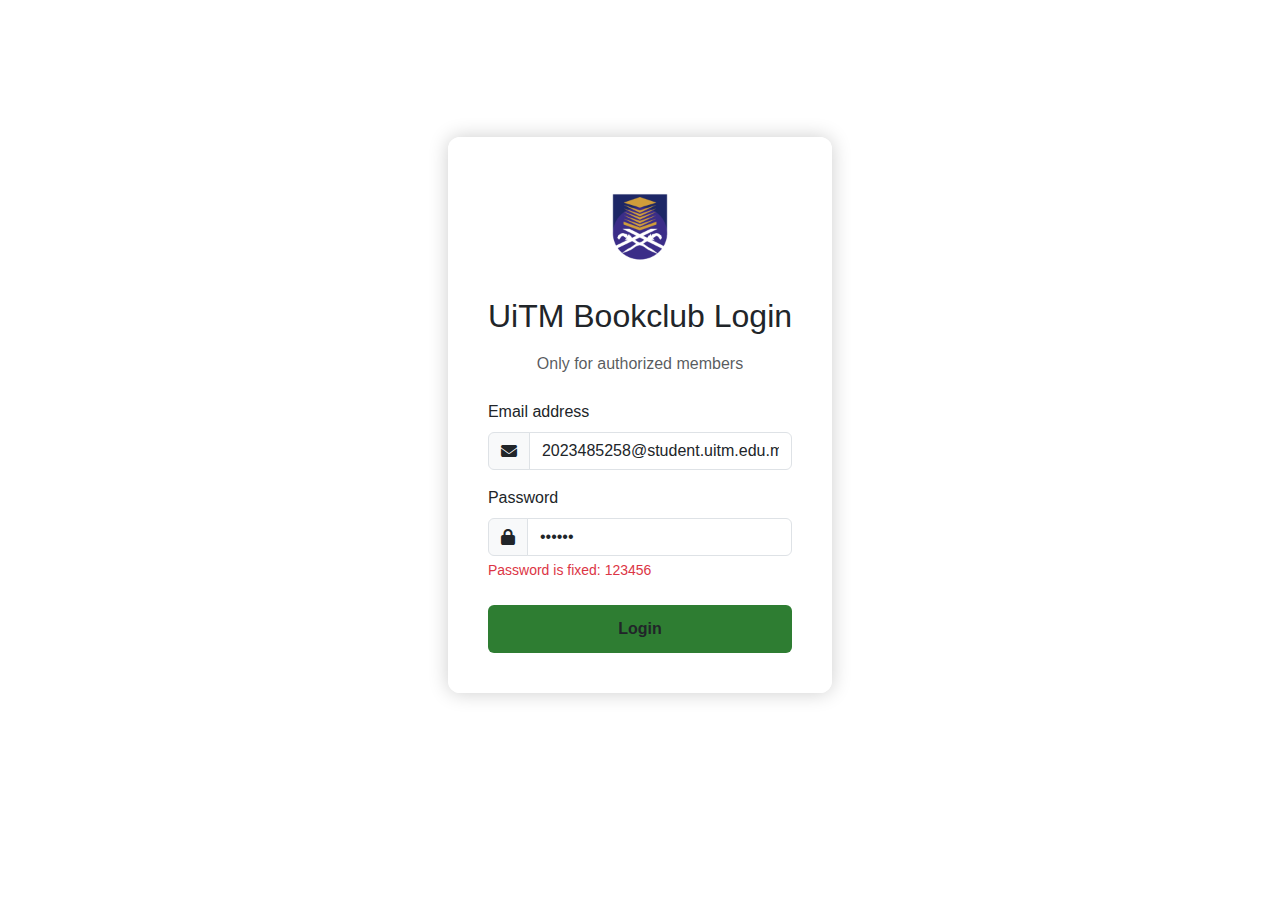
<file: index.html>
<!DOCTYPE html>
<html lang="en">
<head>
  <meta charset="utf-8" />
  <meta name="viewport" content="width=device-width, initial-scale=1" />
  <title>UiTM Membership Bookclub - Login</title>
  <link href="https://cdn.jsdelivr.net/npm/bootstrap@5.3.6/dist/css/bootstrap.min.css" rel="stylesheet" />
  <link rel="stylesheet" href="https://cdnjs.cloudflare.com/ajax/libs/font-awesome/6.4.0/css/all.min.css" />
  <style>
    body {
      font-family: 'Segoe UI', sans-serif;
      background-image: url('https://i.pinimg.com/736x/7d/52/0a/7d520a93e427b7301a67863cecbec725.jpg');
      background-size: cover;
      background-attachment: fixed;
      background-position: center;
      min-height: 100vh;
      display: flex;
      flex-direction: column;
      justify-content: center;
      align-items: center;
      margin: 0;
    }

    .login-container {
      max-width: 450px;
      background-color: rgba(255, 255, 255, 0.95);
      padding: 40px;
      border-radius: 12px;
      box-shadow: 0 0 20px rgba(0,0,0,0.2);
    }

    .uitm-logo {
      width: 100px;
      margin-bottom: 20px;
    }

    .btn-login {
      background-color: #2e7d32;
      border: none;
      padding: 12px;
      font-weight: bold;
    }

    .btn-login:hover {
      background-color: #1b5e20;
    }

    footer {
      text-align: center;
      color: white;
      margin-top: 30px;
    }
  </style>
</head>
<body>

  <div class="login-container text-center">
    <img src="img%20logo/uitm%20logo.png.png" alt="UiTM Logo" class="uitm-logo" />
    <h2 class="mb-3">UiTM Bookclub Login</h2>
    <p class="mb-4 text-muted">Only for authorized members</p>

    
    <form action="https://ansfqh.github.io/bookclub-membership/menu.html" method="get">
      <div class="mb-3 text-start">
        <label for="email" class="form-label">Email address</label>
        <div class="input-group">
          <span class="input-group-text"><i class="fas fa-envelope"></i></span>
          <input type="email" id="email" name="email" class="form-control"
                 value="2023485258@student.uitm.edu.my" readonly required />
        </div>
      </div>

      <div class="mb-4 text-start">
        <label for="password" class="form-label">Password</label>
        <div class="input-group">
          <span class="input-group-text"><i class="fas fa-lock"></i></span>
          <input type="password" id="password" name="password"
                 class="form-control" value="123456" readonly required />
        </div>
        <div class="form-text text-danger">Password is fixed: 123456</div>
      </div>

      <button type="submit" class="btn btn-login w-100">Login</button>
    </form>
  </div>

  <footer>
    <p>&copy; 2025 UiTM Bookclub. All rights reserved.</p>
  </footer>

</body>
</html>
</file>
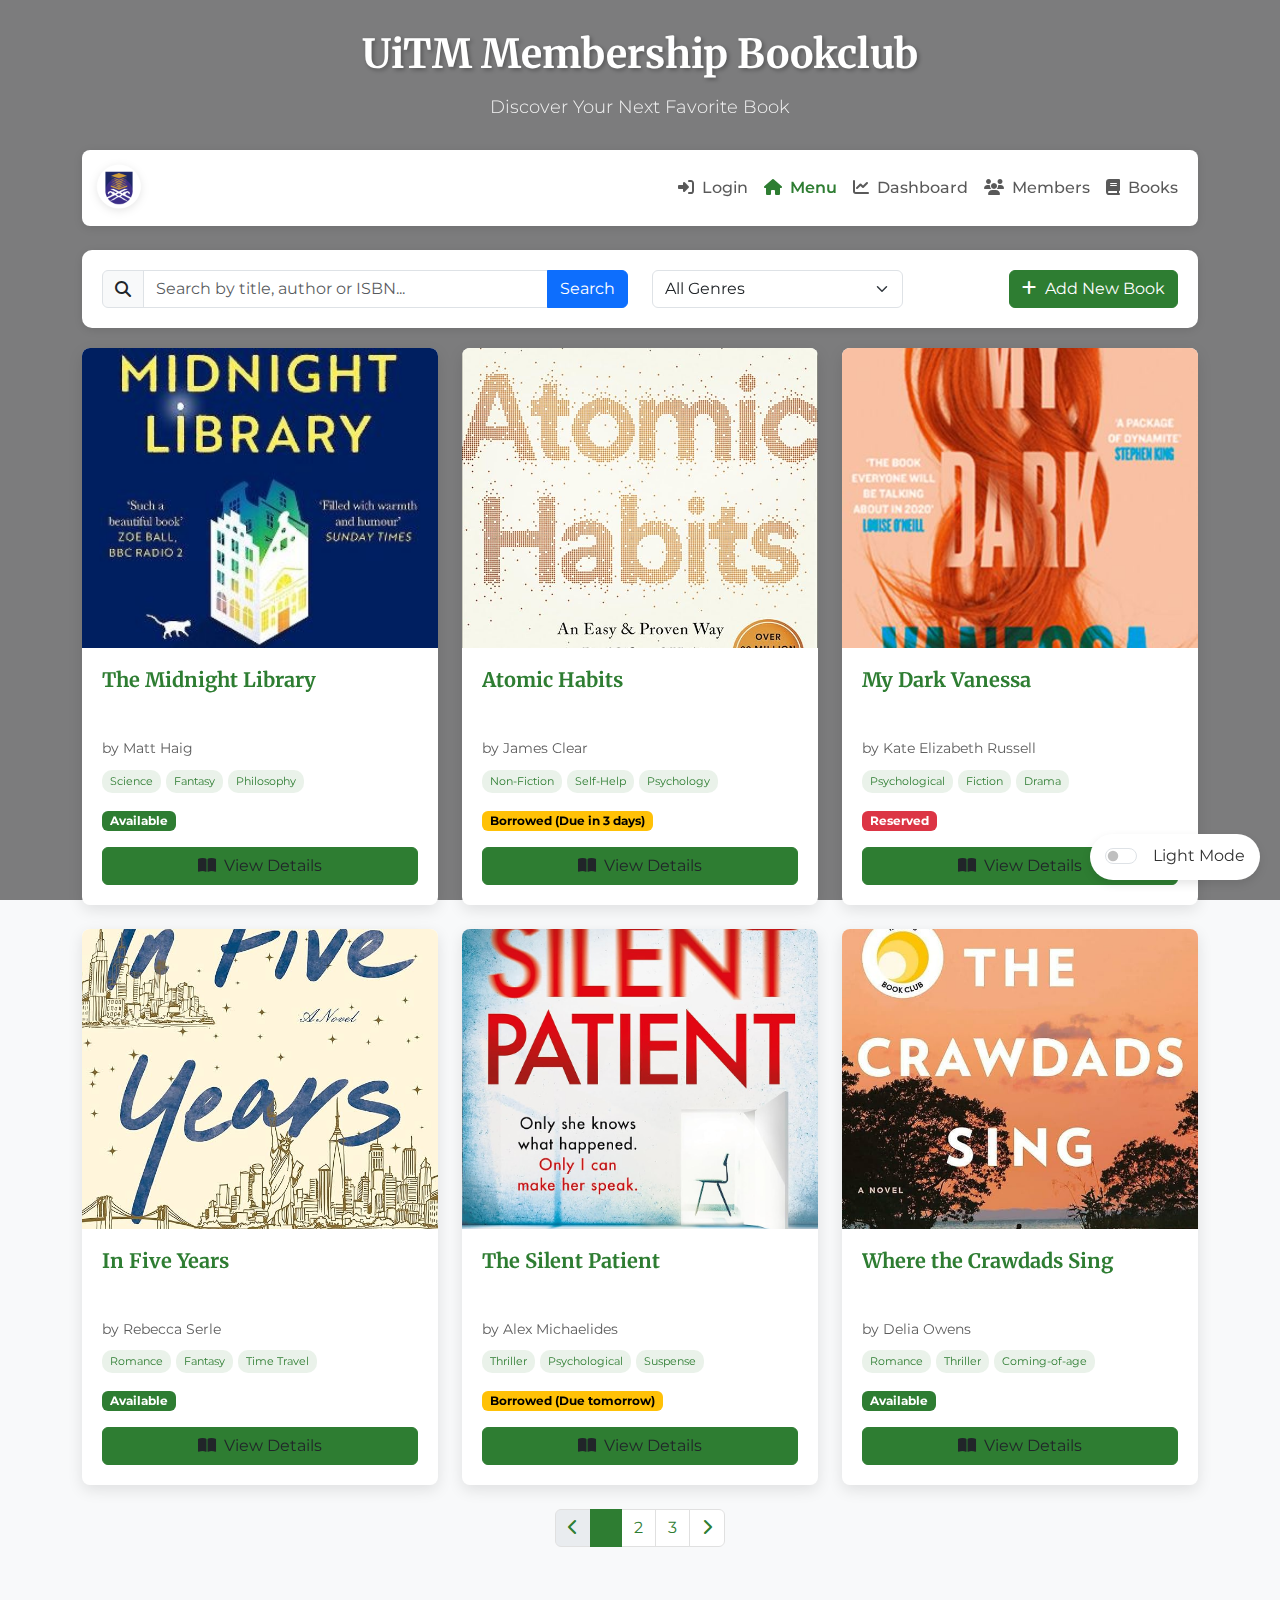
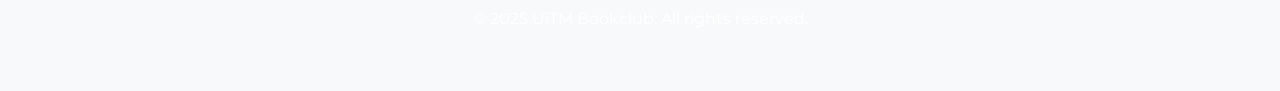
<file: books.html>
<!doctype html>
<html lang="en">
  <head>
    <meta charset="utf-8">
    <meta name="viewport" content="width=device-width, initial-scale=1">
    <title>UiTM Membership Bookclub - Books</title>
    
    <link href="https://cdn.jsdelivr.net/npm/bootstrap@5.3.6/dist/css/bootstrap.min.css" rel="stylesheet">
    
    <link href="https://cdnjs.cloudflare.com/ajax/libs/font-awesome/6.4.0/css/all.min.css" rel="stylesheet">
    
    <link rel="preconnect" href="https://fonts.googleapis.com">
    <link rel="preconnect" href="https://fonts.gstatic.com" crossorigin>
    <link href="https://fonts.googleapis.com/css2?family=Merriweather:wght@300;400;700&family=Montserrat:wght@300;400;600;700&display=swap" rel="stylesheet">
    
    <style>
      :root {
        --primary-color: #2e7d32; 
        --secondary-color: #5e35b1;
        --text-color: #333333;
        --light-bg: #f8f9fa;
        --card-bg: #ffffff;
        --border-color: #e0e0e0;
        --header-bg: #ffffff;
      }
      
      [data-bs-theme="dark"] {
        --primary-color: #81c784;
        --secondary-color: #9575cd;
        --text-color: #e0e0e0;
        --light-bg: #121212;
        --card-bg: #1e1e1e;
        --border-color: #424242;
        --header-bg: #1e1e1e;
      }
      
      body {
        font-family: 'Montserrat', sans-serif;
        background-color: var(--light-bg);
        color: var(--text-color);
        min-height: 100vh;
        display: flex;
        flex-direction: column;
        background-image: url('https://i.pinimg.com/736x/7d/52/0a/7d520a93e427b7301a67863cecbec725.jpg');
        background-size: cover;
        background-position: center;
        background-attachment: fixed;
      }
      
      body::before {
        content: '';
        position: fixed;
        top: 0;
        left: 0;
        width: 100%;
        height: 100%;
        background-color: rgba(0, 0, 0, 0.5);
        z-index: -1;
      }
      
      
      .navbar-brand {
        padding: 5px 0;
      }
      
      .uitm-logo {
        height: 50px;
        width: auto;
        object-fit: contain;
        transition: transform 0.3s ease;
        filter: drop-shadow(0 2px 4px rgba(0,0,0,0.1));
      }
      
      .uitm-logo:hover {
        transform: scale(1.05);
      }
      
  
      .title {
        font-family: 'Merriweather', serif;
        font-weight: 700;
        font-size: 2.5rem;
        color: white;
        margin-bottom: 10px;
        text-shadow: 2px 2px 4px rgba(0,0,0,0.3);
      }
      
      .subtitle {
        font-family: 'Montserrat', sans-serif;
        font-weight: 300;
        color: rgba(255,255,255,0.9);
        margin-bottom: 30px;
        font-size: 1.1rem;
      }
      
      
      .navbar {
        background-color: var(--header-bg) !important;
        box-shadow: 0 2px 10px rgba(0,0,0,0.1);
        border-radius: 8px;
        margin-bottom: 30px;
      }
      
      .nav-link {
        font-weight: 500;
        padding: 8px 15px;
        border-radius: 4px;
        transition: all 0.3s ease;
      }
      
      .nav-link:hover {
        background-color: rgba(46, 125, 50, 0.1);
      }
      
      .nav-link.active {
        color: var(--primary-color) !important;
        font-weight: 600;
      }
      
      
      .search-container {
        background-color: var(--card-bg);
        border-radius: 10px;
        padding: 20px;
        margin-bottom: 20px;
        box-shadow: 0 2px 8px rgba(0,0,0,0.1);
      }
      
      .btn-success {
        background-color: var(--primary-color);
        border-color: var(--primary-color);
        transition: all 0.3s ease;
      }
      
      .btn-success:hover {
        background-color: #1b5e20;
        border-color: #1b5e20;
        transform: translateY(-2px);
      }
      
      
      .book-card {
        transition: transform 0.3s ease, box-shadow 0.3s ease;
        border: none;
        border-radius: 8px;
        overflow: hidden;
        background-color: var(--card-bg);
        box-shadow: 0 5px 15px rgba(0,0,0,0.1);
        height: 100%;
      }
      
      .book-card:hover {
        transform: translateY(-10px);
        box-shadow: 0 15px 30px rgba(0,0,0,0.2) !important;
      }
      
      .book-cover {
        height: 300px;
        object-fit: cover;
        width: 100%;
        transition: transform 0.3s ease;
      }
      
      .book-card:hover .book-cover {
        transform: scale(1.02);
      }
      
      .book-card .card-body {
        padding: 20px;
      }
      
      .book-title {
        font-family: 'Merriweather', serif;
        font-weight: 700;
        color: var(--primary-color);
        margin-bottom: 10px;
        height: 60px;
        overflow: hidden;
        display: -webkit-box;
        -webkit-line-clamp: 2;
        -webkit-box-orient: vertical;
      }
      
      .book-author {
        color: var(--text-color);
        opacity: 0.8;
        font-size: 0.9rem;
        margin-bottom: 10px;
      }
      
      .book-genre {
        display: flex;
        flex-wrap: wrap;
        gap: 5px;
        margin-bottom: 15px;
      }
      
      .genre-badge {
        background-color: rgba(46, 125, 50, 0.1);
        color: var(--primary-color);
        font-size: 0.7rem;
        padding: 3px 8px;
        border-radius: 10px;
      }
      
      .book-status {
        margin-bottom: 15px;
      }
      
      .btn-view {
        background-color: var(--primary-color);
        border-color: var(--primary-color);
        width: 100%;
        transition: all 0.3s ease;
      }
      
      .btn-view:hover {
        background-color: #1b5e20;
        border-color: #1b5e20;
        transform: translateY(-2px);
      }
      
     
      .badge-available {
        background-color: #2e7d32;
        color: white;
      }
      
      .badge-borrowed {
        background-color: #ffc107;
        color: black;
      }
      
      .badge-reserved {
        background-color: #dc3545;
        color: white;
      }
      
      
      .pagination .page-item .page-link {
        color: var(--primary-color);
        border: 1px solid var(--border-color);
      }
      
      .pagination .page-item.active .page-link {
        background-color: var(--primary-color);
        border-color: var(--primary-color);
      }
      
     
      footer {
        text-align: center;
        padding: 20px;
        color: white;
        margin-top: 40px;
      }
      
      
      .dark-mode-toggle {
        position: fixed;
        bottom: 20px;
        right: 20px;
        background: var(--card-bg);
        padding: 10px 15px;
        border-radius: 50px;
        box-shadow: 0 4px 10px rgba(0,0,0,0.1);
        z-index: 1000;
      }
      
      .form-check-input {
        cursor: pointer;
      }
      
      .form-check-label {
        cursor: pointer;
        margin-left: 8px;
      }
      
     
      @media (max-width: 768px) {
        .title {
          font-size: 2rem;
        }
        
        .uitm-logo {
          height: 40px;
        }
        
        .search-container {
          padding: 15px;
        }
        
        .book-card .card-body {
          padding: 15px;
        }
      }
    </style>
  </head>
  <body>
    <div class="container my-4">
      <div class="text-center">
        <div class="title">UiTM Membership Bookclub</div>
        <div class="subtitle">Discover Your Next Favorite Book</div>
      </div>
      
      
      <nav class="navbar navbar-expand-lg navbar-light mb-4">
        <div class="container-fluid">
          <a class="navbar-brand" href="#">
            <img src="img logo/uitm logo.png.png" alt="UiTM Logo" class="uitm-logo">
          </a>
          <button class="navbar-toggler" type="button" data-bs-toggle="collapse" data-bs-target="#navbarNav">
            <span class="navbar-toggler-icon"></span>
          </button>
          <div class="collapse navbar-collapse" id="navbarNav">
           <ul class="navbar-nav ms-auto">
              <li class="nav-item">
                <a class="nav-link" href="https://ansfqh.github.io/bookclub-membership/"><i class="fas fa-sign-in-alt me-1"></i> Login</a>
              </li>
              <li class="nav-item">
                <a class="nav-link active" aria-current="page" href="https://ansfqh.github.io/bookclub-membership/menu.html"><i class="fas fa-home me-1"></i> Menu</a>
              </li>
              <li class="nav-item">
                <a class="nav-link" href="https://ansfqh.github.io/bookclub-membership/dashboard.html"><i class="fas fa-chart-line me-1"></i> Dashboard</a>
              </li>
              <li class="nav-item">
                <a class="nav-link" href="https://ansfqh.github.io/bookclub-membership/members.html"><i class="fas fa-users me-1"></i> Members</a>
              </li>
              <li class="nav-item">
                <a class="nav-link" href="https://ansfqh.github.io/bookclub-membership/books.html"><i class="fas fa-book me-1"></i> Books</a>
              </li>
            </ul>
          </div>
        </div>
      </nav>
      
      <div class="search-container">
        <div class="row">
          <div class="col-md-6">
            <div class="input-group">
              <span class="input-group-text"><i class="fas fa-search"></i></span>
              <input type="text" class="form-control" placeholder="Search by title, author or ISBN...">
              <button class="btn btn-primary" type="button">Search</button>
            </div>
          </div>
          <div class="col-md-3">
            <select class="form-select">
              <option selected>All Genres</option>
              <option>Fiction</option>
              <option>Non-Fiction</option>
              <option>Science</option>
              <option>History</option>
              <option>Biography</option>
              <option>Fantasy</option>
              <option>Romance</option>
            </select>
          </div>
          <div class="col-md-3 text-end">
            <button class="btn btn-success">
              <i class="fas fa-plus me-1"></i> Add New Book
            </button>
          </div>
        </div>
      </div>
      
      <div class="row row-cols-1 row-cols-md-3 g-4">
        <div class="col">
          <div class="book-card">
            <img src="img logo/the midnight library.jpg" class="book-cover" alt="The Midnight Library Book Cover">
            <div class="card-body">
              <h5 class="book-title">The Midnight Library</h5>
              <p class="book-author">by Matt Haig</p>
              <div class="book-genre">
                <span class="genre-badge">Science</span>
                <span class="genre-badge">Fantasy</span>
                <span class="genre-badge">Philosophy</span>
              </div>
              <div class="book-status">
                <span class="badge badge-available">Available</span>
              </div>
              <button class="btn btn-view">
                <i class="fas fa-book-open me-1"></i> View Details
              </button>
            </div>
          </div>
        </div>
        <div class="col">
          <div class="book-card">
            <img src="img logo/atomic habits.jpg" class="book-cover" alt="Atomic Habits Book Cover">
            <div class="card-body">
              <h5 class="book-title">Atomic Habits</h5>
              <p class="book-author">by James Clear</p>
              <div class="book-genre">
                <span class="genre-badge">Non-Fiction</span>
                <span class="genre-badge">Self-Help</span>
                <span class="genre-badge">Psychology</span>
              </div>
              <div class="book-status">
                <span class="badge badge-borrowed">Borrowed (Due in 3 days)</span>
              </div>
              <button class="btn btn-view">
                <i class="fas fa-book-open me-1"></i> View Details
              </button>
            </div>
          </div>
        </div>
        <div class="col">
          <div class="book-card">
            <img src="img logo/my dark vanessa.jpg" class="book-cover" alt="My Dark Vanessa Book Cover">
            <div class="card-body">
              <h5 class="book-title">My Dark Vanessa</h5>
              <p class="book-author">by Kate Elizabeth Russell</p>
              <div class="book-genre">
                <span class="genre-badge">Psychological</span>
                <span class="genre-badge">Fiction</span>
                <span class="genre-badge">Drama</span>
              </div>
              <div class="book-status">
                <span class="badge badge-reserved">Reserved</span>
              </div>
              <button class="btn btn-view">
                <i class="fas fa-book-open me-1"></i> View Details
              </button>
            </div>
          </div>
        </div>
        <div class="col">
          <div class="book-card">
            <img src="img logo/in five years.jpg" class="book-cover" alt="In Five Years Book Cover">
            <div class="card-body">
              <h5 class="book-title">In Five Years</h5>
              <p class="book-author">by Rebecca Serle</p>
              <div class="book-genre">
                <span class="genre-badge">Romance</span>
                <span class="genre-badge">Fantasy</span>
                <span class="genre-badge">Time Travel</span>
              </div>
              <div class="book-status">
                <span class="badge badge-available">Available</span>
              </div>
              <button class="btn btn-view">
                <i class="fas fa-book-open me-1"></i> View Details
              </button>
            </div>
          </div>
        </div>
        <div class="col">
          <div class="book-card">
            <img src="img logo/the silent patient.jpg" class="book-cover" alt="The Silent Patient Book Cover">
            <div class="card-body">
              <h5 class="book-title">The Silent Patient</h5>
              <p class="book-author">by Alex Michaelides</p>
              <div class="book-genre">
                <span class="genre-badge">Thriller</span>
                <span class="genre-badge">Psychological</span>
                <span class="genre-badge">Suspense</span>
              </div>
              <div class="book-status">
                <span class="badge badge-borrowed">Borrowed (Due tomorrow)</span>
              </div>
              <button class="btn btn-view">
                <i class="fas fa-book-open me-1"></i> View Details
              </button>
            </div>
          </div>
        </div>
        <div class="col">
          <div class="book-card">
            <img src="img logo/where the crawdads sing.jpg" class="book-cover" alt="Where the Crawdads Sing Book Cover">
            <div class="card-body">
              <h5 class="book-title">Where the Crawdads Sing</h5>
              <p class="book-author">by Delia Owens</p>
              <div class="book-genre">
                <span class="genre-badge">Romance</span>
                <span class="genre-badge">Thriller</span>
                <span class="genre-badge">Coming-of-age</span>
              </div>
              <div class="book-status">
                <span class="badge badge-available">Available</span>
              </div>
              <button class="btn btn-view">
                <i class="fas fa-book-open me-1"></i> View Details
              </button>
            </div>
          </div>
        </div>
      </div>
      
      <nav aria-label="Page navigation" class="mt-4">
        <ul class="pagination justify-content-center">
          <li class="page-item disabled">
            <a class="page-link" href="#" tabindex="-1">
              <i class="fas fa-chevron-left"></i>
            </a>
          </li>
          <li class="page-item active"><a class="page-link" href="#">1</a></li>
          <li class="page-item"><a class="page-link" href="#">2</a></li>
          <li class="page-item"><a class="page-link" href="#">3</a></li>
          <li class="page-item">
            <a class="page-link" href="#">
              <i class="fas fa-chevron-right"></i>
            </a>
          </li>
        </ul>
      </nav>
      
      
      <footer>
        <p>&copy; 2025 UiTM Bookclub. All rights reserved.</p>
      </footer>
      
     
      <div class="dark-mode-toggle">
        <div class="form-check form-switch">
          <input class="form-check-input" type="checkbox" id="darkModeToggle">
          <label class="form-check-label" for="darkModeToggle" id="themeLabel">Dark Mode</label>
        </div>
      </div>
    </div>

    
    <script src="https://cdn.jsdelivr.net/npm/bootstrap@5.3.6/dist/js/bootstrap.bundle.min.js"></script>
    
   
    <script>
      function setTheme(theme) {
        document.documentElement.setAttribute("data-bs-theme", theme);
        localStorage.setItem("theme", theme);
        document.getElementById("themeLabel").innerText = 
          theme === "dark" ? "Dark Mode" : "Light Mode";
      }
      
      document.getElementById("darkModeToggle").addEventListener("change", function(event) {
        if(event.target.checked) {
          setTheme("dark");
        } else {
          setTheme("");
        }
      });
      
      window.onload = function() {
        
        let savedTheme = localStorage.getItem("theme") || (window.matchMedia('(prefers-color-scheme: dark)').matches ? "dark" : "");
        setTheme(savedTheme);
        if(savedTheme == "dark") {
          document.getElementById("darkModeToggle").checked = true;
        }
      };
      
     
      window.matchMedia('(prefers-color-scheme: dark)').addEventListener('change', e => {
        if (!localStorage.getItem("theme")) {
          setTheme(e.matches ? "dark" : "");
          document.getElementById("darkModeToggle").checked = e.matches;
        }
      });
    </script>
  </body>
</html>
</file>
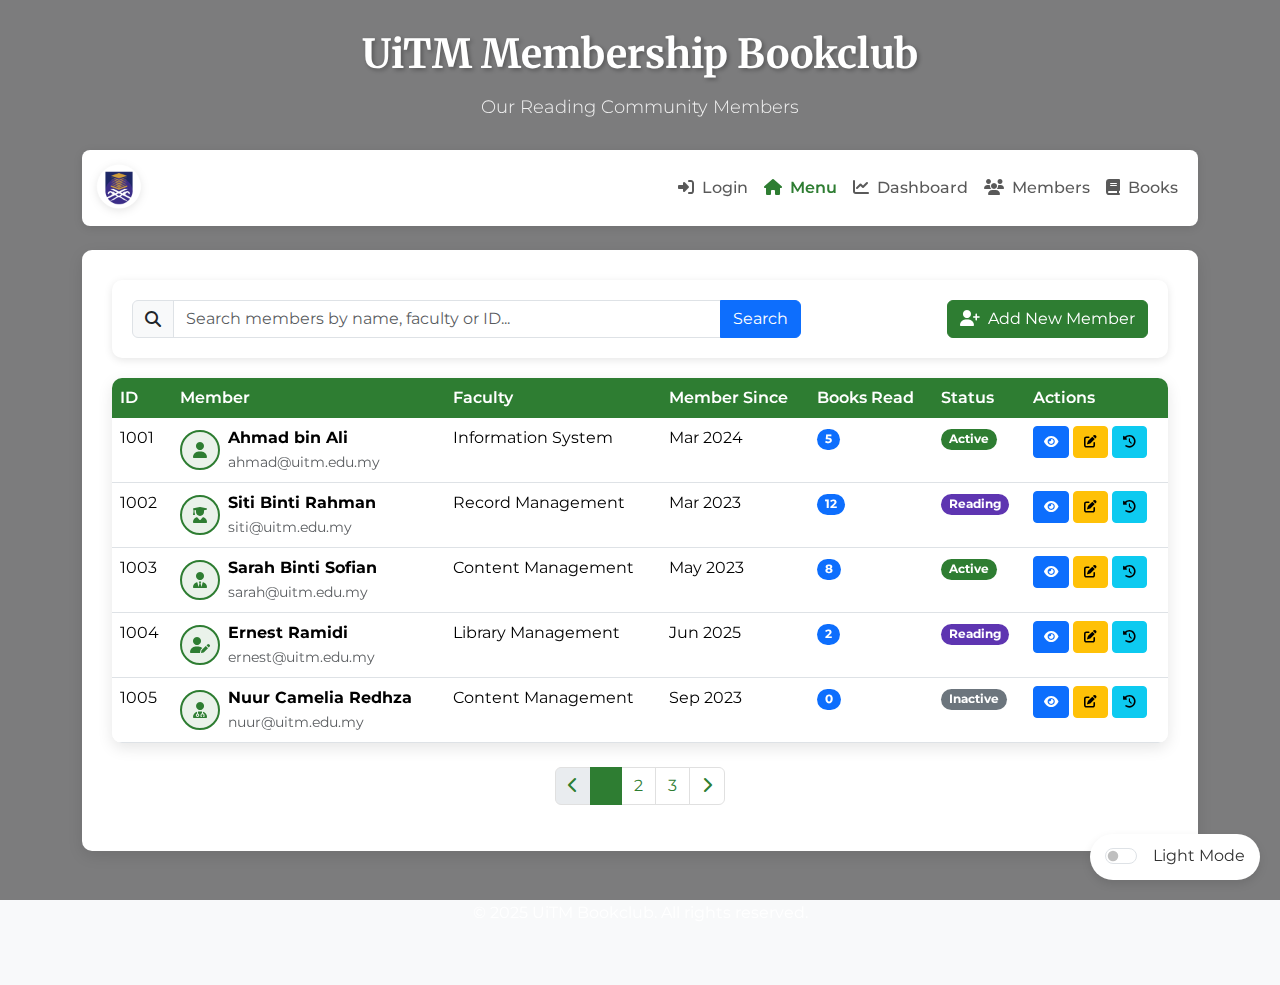
<file: members.html>
<!doctype html>
<html lang="en">
  <head>
    <meta charset="utf-8">
    <meta name="viewport" content="width=device-width, initial-scale=1">
    <title>UiTM Membership Bookclub - Members</title>
    
    <link href="https://cdn.jsdelivr.net/npm/bootstrap@5.3.6/dist/css/bootstrap.min.css" rel="stylesheet">
    
    <link href="https://cdnjs.cloudflare.com/ajax/libs/font-awesome/6.4.0/css/all.min.css" rel="stylesheet">
    
    <link rel="preconnect" href="https://fonts.googleapis.com">
    <link rel="preconnect" href="https://fonts.gstatic.com" crossorigin>
    <link href="https://fonts.googleapis.com/css2?family=Merriweather:wght@300;400;700&family=Montserrat:wght@300;400;600;700&display=swap" rel="stylesheet">
   
    <style>
      :root {
        --primary-color: #2e7d32;
        --secondary-color: #5e35b1;
        --text-color: #333333;
        --light-bg: #f8f9fa;
        --card-bg: #ffffff;
        --border-color: #e0e0e0;
        --header-bg: #ffffff;
      }
      
      [data-bs-theme="dark"] {
        --primary-color: #81c784;
        --secondary-color: #9575cd;
        --text-color: #e0e0e0;
        --light-bg: #121212;
        --card-bg: #1e1e1e;
        --border-color: #424242;
        --header-bg: #1e1e1e;
      }
      
      body {
        font-family: 'Montserrat', sans-serif;
        background-color: var(--light-bg);
        color: var(--text-color);
        min-height: 100vh;
        display: flex;
        flex-direction: column;
        background-image: url('https://i.pinimg.com/736x/7d/52/0a/7d520a93e427b7301a67863cecbec725.jpg');
        background-size: cover;
        background-position: center;
        background-attachment: fixed;
      }
      
      body::before {
        content: '';
        position: fixed;
        top: 0;
        left: 0;
        width: 100%;
        height: 100%;
        background-color: rgba(0, 0, 0, 0.5);
        z-index: -1;
      }
      
      
      .navbar-brand {
        padding: 5px 0;
      }
      
      .uitm-logo {
        height: 50px;
        width: auto;
        object-fit: contain;
        transition: transform 0.3s ease;
        filter: drop-shadow(0 2px 4px rgba(0,0,0,0.1));
      }
      
      .uitm-logo:hover {
        transform: scale(1.05);
      }
      
     
      .title {
        font-family: 'Merriweather', serif;
        font-weight: 700;
        font-size: 2.5rem;
        color: white;
        margin-bottom: 10px;
        text-shadow: 2px 2px 4px rgba(0,0,0,0.3);
      }
      
      .subtitle {
        font-family: 'Montserrat', sans-serif;
        font-weight: 300;
        color: rgba(255,255,255,0.9);
        margin-bottom: 30px;
        font-size: 1.1rem;
      }
      
    
      .navbar {
        background-color: var(--header-bg) !important;
        box-shadow: 0 2px 10px rgba(0,0,0,0.1);
        border-radius: 8px;
        margin-bottom: 30px;
      }
      
      .nav-link {
        font-weight: 500;
        padding: 8px 15px;
        border-radius: 4px;
        transition: all 0.3s ease;
      }
      
      .nav-link:hover {
        background-color: rgba(46, 125, 50, 0.1);
      }
      
      .nav-link.active {
        color: var(--primary-color) !important;
        font-weight: 600;
      }
      
      
      .content-container {
        background-color: var(--card-bg);
        border-radius: 10px;
        padding: 30px;
        box-shadow: 0 5px 15px rgba(0,0,0,0.1);
        margin-bottom: 30px;
      }
      
      
      .search-container {
        background-color: var(--card-bg);
        border-radius: 10px;
        padding: 20px;
        margin-bottom: 20px;
        box-shadow: 0 2px 8px rgba(0,0,0,0.1);
      }
      
      .btn-success {
        background-color: var(--primary-color);
        border-color: var(--primary-color);
        transition: all 0.3s ease;
      }
      
      .btn-success:hover {
        background-color: #1b5e20;
        border-color: #1b5e20;
        transform: translateY(-2px);
      }
      
      
      .table-container {
        background-color: var(--card-bg);
        border-radius: 10px;
        overflow: hidden;
        box-shadow: 0 5px 15px rgba(0,0,0,0.1);
      }
      
      .table {
        color: var(--text-color);
        margin-bottom: 0;
      }
      
      .table-hover tbody tr:hover {
        background-color: rgba(46, 125, 50, 0.1) !important;
      }
      
      .table thead th {
        background-color: var(--primary-color);
        color: white;
        font-weight: 600;
        border-bottom: none;
      }
      
      
      .member-photo {
        width: 40px;
        height: 40px;
        border-radius: 50%;
        display: flex;
        align-items: center;
        justify-content: center;
        background-color: rgba(46, 125, 50, 0.1);
        color: var(--primary-color);
        font-size: 1rem;
        border: 2px solid var(--primary-color);
      }
      
      
      .badge-reading {
        background-color: #5e35b1;
        color: white;
      }
      
      .badge-active {
        background-color: #2e7d32;
        color: white;
      }
      
      .badge-inactive {
        background-color: #6c757d;
        color: white;
      }
      
      
      .btn-action {
        padding: 5px 10px;
        font-size: 0.8rem;
        border-radius: 4px;
        transition: all 0.2s ease;
      }
      
      .btn-action:hover {
        transform: translateY(-2px);
        box-shadow: 0 2px 5px rgba(0,0,0,0.1);
      }
      
      
      .pagination .page-item .page-link {
        color: var(--primary-color);
        border: 1px solid var(--border-color);
      }
      
      .pagination .page-item.active .page-link {
        background-color: var(--primary-color);
        border-color: var(--primary-color);
      }
      
     
      footer {
        text-align: center;
        padding: 20px;
        color: white;
        margin-top: auto;
      }
      
      
      .dark-mode-toggle {
        position: fixed;
        bottom: 20px;
        right: 20px;
        background: var(--card-bg);
        padding: 10px 15px;
        border-radius: 50px;
        box-shadow: 0 4px 10px rgba(0,0,0,0.1);
        z-index: 1000;
      }
      
      .form-check-input {
        cursor: pointer;
      }
      
      .form-check-label {
        cursor: pointer;
        margin-left: 8px;
      }
      
      
      @media (max-width: 768px) {
        .title {
          font-size: 2rem;
        }
        
        .uitm-logo {
          height: 40px;
        }
        
        .content-container {
          padding: 20px;
        }
        
        .table-responsive {
          overflow-x: auto;
        }
      }
    </style>
  </head>
  <body>
    <div class="container my-4">
      <div class="text-center">
        <div class="title">UiTM Membership Bookclub</div>
        <div class="subtitle">Our Reading Community Members</div>
      </div>
      
      
      <nav class="navbar navbar-expand-lg navbar-light mb-4">
        <div class="container-fluid">
          <a class="navbar-brand" href="#">
            <img src="img logo/uitm logo.png.png" alt="UiTM Logo" class="uitm-logo">
          </a>
          <button class="navbar-toggler" type="button" data-bs-toggle="collapse" data-bs-target="#navbarNav">
            <span class="navbar-toggler-icon"></span>
          </button>
          <div class="collapse navbar-collapse" id="navbarNav">
            <ul class="navbar-nav ms-auto">
            <li class="nav-item">
                <a class="nav-link" href="https://ansfqh.github.io/Membership-BookClub/img%20logo/membershipbook_2023485258_individual%20assignment%20ims566/index.html"><i class="fas fa-sign-in-alt me-1"></i> Login</a>
              </li>
              <li class="nav-item">
                <a class="nav-link active" aria-current="page" href="https://ansfqh.github.io/Membership-BookClub/img%20logo/membershipbook_2023485258_individual%20assignment%20ims566/menu.html"><i class="fas fa-home me-1"></i> Menu</a>
              </li>
              <li class="nav-item">
                <a class="nav-link" href="https://ansfqh.github.io/Membership-BookClub/img%20logo/membershipbook_2023485258_individual%20assignment%20ims566/dashboard.html"><i class="fas fa-chart-line me-1"></i> Dashboard</a>
              </li>
              <li class="nav-item">
                <a class="nav-link" href="https://ansfqh.github.io/Membership-BookClub/img%20logo/membershipbook_2023485258_individual%20assignment%20ims566/members.html"><i class="fas fa-users me-1"></i> Members</a>
              </li>
              <li class="nav-item">
                <a class="nav-link" href="https://ansfqh.github.io/Membership-BookClub/img%20logo/membershipbook_2023485258_individual%20assignment%20ims566/books.html"><i class="fas fa-book me-1"></i> Books</a>
              </li>
            </ul>
          </div>
        </div>
      </nav>
      
      
     
      <div class="content-container">
        <div class="search-container">
          <div class="row">
            <div class="col-md-8">
              <div class="input-group">
                <span class="input-group-text"><i class="fas fa-search"></i></span>
                <input type="text" class="form-control" placeholder="Search members by name, faculty or ID...">
                <button class="btn btn-primary" type="button">Search</button>
              </div>
            </div>
            <div class="col-md-4 text-end">
              <button class="btn btn-success">
                <i class="fas fa-user-plus me-1"></i> Add New Member
              </button>
            </div>
          </div>
        </div>
        
        <div class="table-container">
          <div class="table-responsive">
            <table class="table table-hover">
              <thead>
                <tr>
                  <th>ID</th>
                  <th>Member</th>
                  <th>Faculty</th>
                  <th>Member Since</th>
                  <th>Books Read</th>
                  <th>Status</th>
                  <th>Actions</th>
                </tr>
              </thead>
              <tbody>
                <tr>
                  <td>1001</td>
                  <td>
                    <div class="d-flex align-items-center">
                      <div class="member-photo me-2">
                        <i class="fas fa-user"></i>
                      </div>
                      <div>
                        <div class="fw-bold">Ahmad bin Ali</div>
                        <small class="text-muted">ahmad@uitm.edu.my</small>
                      </div>
                    </div>
                  </td>
                  <td>Information System</td>
                  <td>Mar 2024</td>
                  <td>
                    <span class="badge bg-primary rounded-pill">5</span>
                  </td>
                  <td>
                    <span class="badge badge-active rounded-pill">Active</span>
                  </td>
                  <td>
                    <button class="btn btn-sm btn-action btn-primary" title="View Profile">
                      <i class="fas fa-eye"></i>
                    </button>
                    <button class="btn btn-sm btn-action btn-warning" title="Edit">
                      <i class="fas fa-edit"></i>
                    </button>
                    <button class="btn btn-sm btn-action btn-info" title="Reading History">
                      <i class="fas fa-history"></i>
                    </button>
                  </td>
                </tr>
                <tr>
                  <td>1002</td>
                  <td>
                    <div class="d-flex align-items-center">
                      <div class="member-photo me-2">
                        <i class="fas fa-user-graduate"></i>
                      </div>
                      <div>
                        <div class="fw-bold">Siti Binti Rahman</div>
                        <small class="text-muted">siti@uitm.edu.my</small>
                      </div>
                    </div>
                  </td>
                  <td>Record Management</td>
                  <td>Mar 2023</td>
                  <td>
                    <span class="badge bg-primary rounded-pill">12</span>
                  </td>
                  <td>
                    <span class="badge badge-reading rounded-pill">Reading</span>
                  </td>
                  <td>
                    <button class="btn btn-sm btn-action btn-primary" title="View Profile">
                      <i class="fas fa-eye"></i>
                    </button>
                    <button class="btn btn-sm btn-action btn-warning" title="Edit">
                      <i class="fas fa-edit"></i>
                    </button>
                    <button class="btn btn-sm btn-action btn-info" title="Reading History">
                      <i class="fas fa-history"></i>
                    </button>
                  </td>
                </tr>
                <tr>
                  <td>1003</td>
                  <td>
                    <div class="d-flex align-items-center">
                      <div class="member-photo me-2">
                        <i class="fas fa-user-tie"></i>
                      </div>
                      <div>
                        <div class="fw-bold">Sarah Binti Sofian</div>
                        <small class="text-muted">sarah@uitm.edu.my</small>
                      </div>
                    </div>
                  </td>
                  <td>Content Management</td>
                  <td>May 2023</td>
                  <td>
                    <span class="badge bg-primary rounded-pill">8</span>
                  </td>
                  <td>
                    <span class="badge badge-active rounded-pill">Active</span>
                  </td>
                  <td>
                    <button class="btn btn-sm btn-action btn-primary" title="View Profile">
                      <i class="fas fa-eye"></i>
                    </button>
                    <button class="btn btn-sm btn-action btn-warning" title="Edit">
                      <i class="fas fa-edit"></i>
                    </button>
                    <button class="btn btn-sm btn-action btn-info" title="Reading History">
                      <i class="fas fa-history"></i>
                    </button>
                  </td>
                </tr>
                <tr>
                  <td>1004</td>
                  <td>
                    <div class="d-flex align-items-center">
                      <div class="member-photo me-2">
                        <i class="fas fa-user-edit"></i>
                      </div>
                      <div>
                        <div class="fw-bold">Ernest Ramidi</div>
                        <small class="text-muted">ernest@uitm.edu.my</small>
                      </div>
                    </div>
                  </td>
                  <td>Library Management</td>
                  <td>Jun 2025</td>
                  <td>
                    <span class="badge bg-primary rounded-pill">2</span>
                  </td>
                  <td>
                    <span class="badge badge-reading rounded-pill">Reading</span>
                  </td>
                  <td>
                    <button class="btn btn-sm btn-action btn-primary" title="View Profile">
                      <i class="fas fa-eye"></i>
                    </button>
                    <button class="btn btn-sm btn-action btn-warning" title="Edit">
                      <i class="fas fa-edit"></i>
                    </button>
                    <button class="btn btn-sm btn-action btn-info" title="Reading History">
                      <i class="fas fa-history"></i>
                    </button>
                  </td>
                </tr>
                <tr>
                  <td>1005</td>
                  <td>
                    <div class="d-flex align-items-center">
                      <div class="member-photo me-2">
                        <i class="fas fa-user-md"></i>
                      </div>
                      <div>
                        <div class="fw-bold">Nuur Camelia Redhza</div>
                        <small class="text-muted">nuur@uitm.edu.my</small>
                      </div>
                    </div>
                  </td>
                  <td>Content Management</td>
                  <td>Sep 2023</td>
                  <td>
                    <span class="badge bg-primary rounded-pill">0</span>
                  </td>
                  <td>
                    <span class="badge badge-inactive rounded-pill">Inactive</span>
                  </td>
                  <td>
                    <button class="btn btn-sm btn-action btn-primary" title="View Profile">
                      <i class="fas fa-eye"></i>
                    </button>
                    <button class="btn btn-sm btn-action btn-warning" title="Edit">
                      <i class="fas fa-edit"></i>
                    </button>
                    <button class="btn btn-sm btn-action btn-info" title="Reading History">
                      <i class="fas fa-history"></i>
                    </button>
                  </td>
                </tr>
              </tbody>
            </table>
          </div>
        </div>
        
        <nav aria-label="Page navigation" class="mt-4">
          <ul class="pagination justify-content-center">
            <li class="page-item disabled">
              <a class="page-link" href="#" tabindex="-1">
                <i class="fas fa-chevron-left"></i>
              </a>
            </li>
            <li class="page-item active"><a class="page-link" href="#">1</a></li>
            <li class="page-item"><a class="page-link" href="#">2</a></li>
            <li class="page-item"><a class="page-link" href="#">3</a></li>
            <li class="page-item">
              <a class="page-link" href="#">
                <i class="fas fa-chevron-right"></i>
              </a>
            </li>
          </ul>
        </nav>
      </div>
      
      
      <footer>
        <p>&copy; 2025 UiTM Bookclub. All rights reserved.</p>
      </footer>
      
    
      <div class="dark-mode-toggle">
        <div class="form-check form-switch">
          <input class="form-check-input" type="checkbox" id="darkModeToggle">
          <label class="form-check-label" for="darkModeToggle" id="themeLabel">Dark Mode</label>
        </div>
      </div>
    </div>

    
    <script src="https://cdn.jsdelivr.net/npm/bootstrap@5.3.6/dist/js/bootstrap.bundle.min.js"></script>
    
    
    <script>
      function setTheme(theme) {
        document.documentElement.setAttribute("data-bs-theme", theme);
        localStorage.setItem("theme", theme);
        document.getElementById("themeLabel").innerText = 
          theme === "dark" ? "Dark Mode" : "Light Mode";
      }
      
      document.getElementById("darkModeToggle").addEventListener("change", function(event) {
        if(event.target.checked) {
          setTheme("dark");
        } else {
          setTheme("");
        }
      });
      
      window.onload = function() {
        
        let savedTheme = localStorage.getItem("theme") || (window.matchMedia('(prefers-color-scheme: dark)').matches ? "dark" : "");
        setTheme(savedTheme);
        if(savedTheme == "dark") {
          document.getElementById("darkModeToggle").checked = true;
        }
      };
      
     
      window.matchMedia('(prefers-color-scheme: dark)').addEventListener('change', e => {
        if (!localStorage.getItem("theme")) {
          setTheme(e.matches ? "dark" : "");
          document.getElementById("darkModeToggle").checked = e.matches;
        }
      });
    </script>
  </body>
</html>
</file>
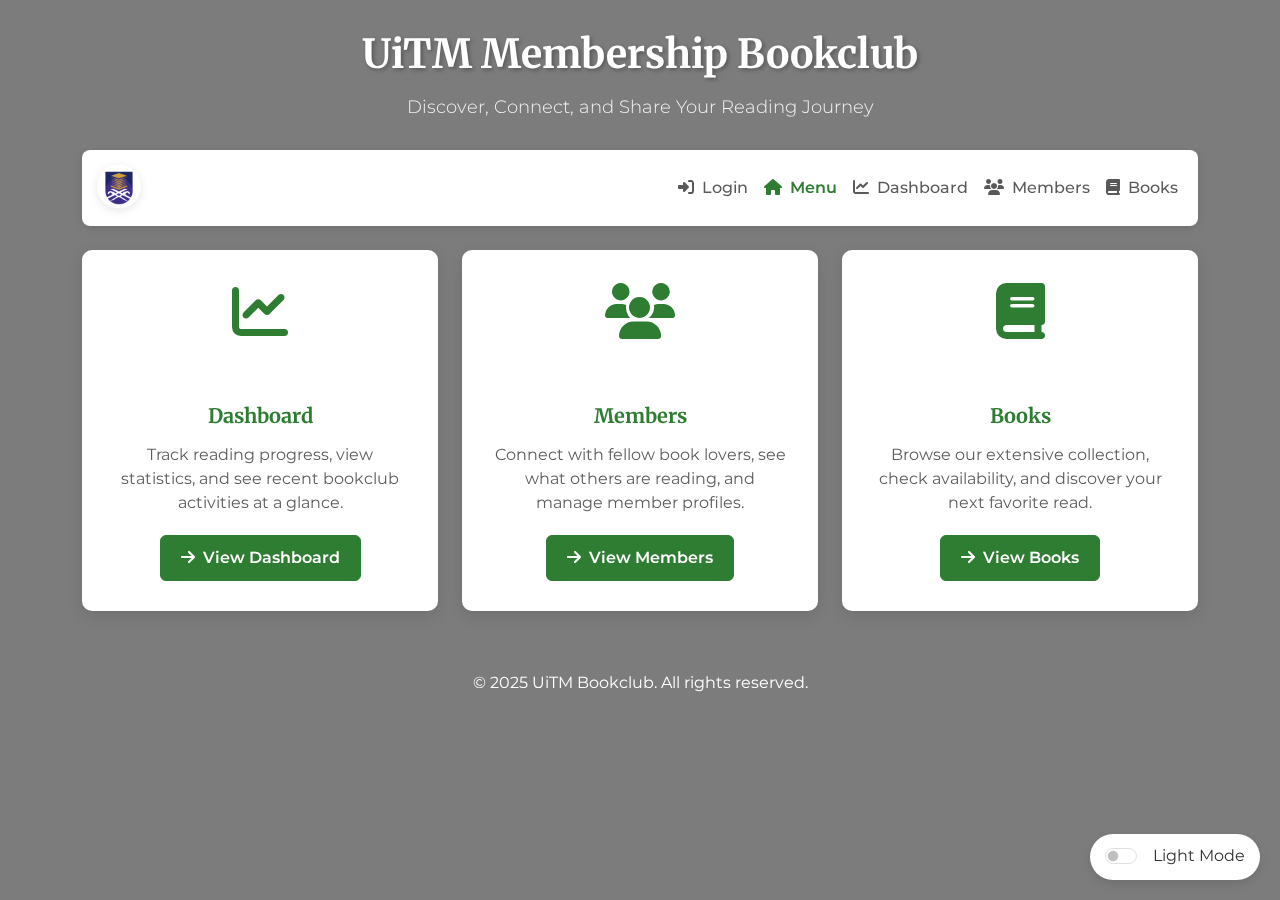
<file: menu.html>
<!doctype html>
<html lang="en">
  <head>
    <meta charset="utf-8">
    <meta name="viewport" content="width=device-width, initial-scale=1">
    <title>UiTM Membership Bookclub - Menu</title>
    
    <link href="https://cdn.jsdelivr.net/npm/bootstrap@5.3.6/dist/css/bootstrap.min.css" rel="stylesheet">
   
    <link href="https://cdnjs.cloudflare.com/ajax/libs/font-awesome/6.4.0/css/all.min.css" rel="stylesheet">
    
    <link rel="preconnect" href="https://fonts.googleapis.com">
    <link rel="preconnect" href="https://fonts.gstatic.com" crossorigin>
    <link href="https://fonts.googleapis.com/css2?family=Merriweather:wght@300;400;700&family=Montserrat:wght@300;400;600;700&display=swap" rel="stylesheet">
    
    <style>
      :root {
        --primary-color: #2e7d32;
        --secondary-color: #5e35b1;
        --text-color: #333333;
        --light-bg: #f8f9fa;
        --card-bg: #ffffff;
        --border-color: #e0e0e0;
        --header-bg: #ffffff;
      }
      
      [data-bs-theme="dark"] {
        --primary-color: #81c784;
        --secondary-color: #9575cd;
        --text-color: #e0e0e0;
        --light-bg: #121212;
        --card-bg: #1e1e1e;
        --border-color: #424242;
        --header-bg: #1e1e1e;
      }
      
      body {
        font-family: 'Montserrat', sans-serif;
        background-color: var(--light-bg);
        color: var(--text-color);
        min-height: 100vh;
        display: flex;
        flex-direction: column;
        background-image: url('https://i.pinimg.com/736x/7d/52/0a/7d520a93e427b7301a67863cecbec725.jpg');
        background-size: cover;
        background-position: center;
        background-attachment: fixed;
      }
      
      body::before {
        content: '';
        position: fixed;
        top: 0;
        left: 0;
        width: 100%;
        height: 100%;
        background-color: rgba(0, 0, 0, 0.5);
        z-index: -1;
      }
      
      
      .navbar-brand {
        padding: 5px 0;
      }
      
      .uitm-logo {
        height: 50px;
        width: auto;
        object-fit: contain;
        transition: transform 0.3s ease;
        filter: drop-shadow(0 2px 4px rgba(0,0,0,0.1));
      }
      
      .uitm-logo:hover {
        transform: scale(1.05);
      }
      
     
      .title {
        font-family: 'Merriweather', serif;
        font-weight: 700;
        font-size: 2.5rem;
        color: white;
        margin-bottom: 10px;
        text-shadow: 2px 2px 4px rgba(0,0,0,0.3);
      }
      
      .subtitle {
        font-family: 'Montserrat', sans-serif;
        font-weight: 300;
        color: rgba(255,255,255,0.9);
        margin-bottom: 30px;
        font-size: 1.1rem;
      }
      
     
      .navbar {
        background-color: var(--header-bg) !important;
        box-shadow: 0 2px 10px rgba(0,0,0,0.1);
        border-radius: 8px;
        margin-bottom: 30px;
      }
      
      .nav-link {
        font-weight: 500;
        padding: 8px 15px;
        border-radius: 4px;
        transition: all 0.3s ease;
      }
      
      .nav-link:hover {
        background-color: rgba(46, 125, 50, 0.1);
      }
      
      .nav-link.active {
        color: var(--primary-color) !important;
        font-weight: 600;
      }
      
     
      .card {
        transition: transform 0.3s ease, box-shadow 0.3s ease;
        border: none;
        border-radius: 10px;
        overflow: hidden;
        background-color: var(--card-bg);
        box-shadow: 0 5px 15px rgba(0,0,0,0.1);
        height: 100%;
      }
      
      .card:hover {
        transform: translateY(-10px);
        box-shadow: 0 15px 30px rgba(0,0,0,0.2);
      }
      
      .card-body {
        padding: 30px;
      }
      
      
      .card-icon {
        font-size: 3.5rem;
        color: var(--primary-color);
        margin: 20px 0;
        text-align: center;
        transition: transform 0.3s ease;
      }
      
      .card:hover .card-icon {
        transform: scale(1.1);
      }
      
      .card-title {
        font-family: 'Merriweather', serif;
        font-weight: 700;
        margin-bottom: 15px;
        color: var(--primary-color);
      }
      
      .card-text {
        margin-bottom: 20px;
        color: var(--text-color);
        opacity: 0.8;
      }
      
      .btn-primary {
        background-color: var(--primary-color);
        border-color: var(--primary-color);
        padding: 10px 20px;
        font-weight: 600;
        border-radius: 6px;
        transition: all 0.3s ease;
      }
      
      .btn-primary:hover {
        background-color: #1b5e20;
        border-color: #1b5e20;
        transform: translateY(-2px);
        box-shadow: 0 4px 8px rgba(0,0,0,0.1);
      }
      
      
      footer {
        text-align: center;
        padding: 20px;
        color: white;
        margin-top: 40px;
      }
      
     
      .dark-mode-toggle {
        position: fixed;
        bottom: 20px;
        right: 20px;
        background: var(--card-bg);
        padding: 10px 15px;
        border-radius: 50px;
        box-shadow: 0 4px 10px rgba(0,0,0,0.1);
        z-index: 1000;
      }
      
      .form-check-input {
        cursor: pointer;
      }
      
      .form-check-label {
        cursor: pointer;
        margin-left: 8px;
      }
      
     
      @media (max-width: 768px) {
        .title {
          font-size: 2rem;
        }
        
        .uitm-logo {
          height: 40px;
        }
        
        .card-body {
          padding: 20px;
        }
      }
    </style>
  </head>
  <body>
    <div class="container my-4">
      <div class="text-center">
        <div class="title">UiTM Membership Bookclub</div>
        <div class="subtitle">Discover, Connect, and Share Your Reading Journey</div>
      </div>
      
     
      <nav class="navbar navbar-expand-lg navbar-light mb-4">
        <div class="container-fluid">
          <a class="navbar-brand" href="#">
            <img src="img logo/uitm logo.png.png" alt="UiTM Logo" class="uitm-logo">
          </a>
          <button class="navbar-toggler" type="button" data-bs-toggle="collapse" data-bs-target="#navbarNav">
            <span class="navbar-toggler-icon"></span>
          </button>
          <div class="collapse navbar-collapse" id="navbarNav">
            <ul class="navbar-nav ms-auto">
              <li class="nav-item">
                <a class="nav-link" href="https://ansfqh.github.io/bookclub-membership/"><i class="fas fa-sign-in-alt me-1"></i> Login</a>
              </li>
              <li class="nav-item">
                <a class="nav-link active" aria-current="page" href="https://ansfqh.github.io/bookclub-membership/menu.html"><i class="fas fa-home me-1"></i> Menu</a>
              </li>
              <li class="nav-item">
                <a class="nav-link" href="https://ansfqh.github.io/bookclub-membership/dashboard.html"><i class="fas fa-chart-line me-1"></i> Dashboard</a>
              </li>
              <li class="nav-item">
                <a class="nav-link" href="https://ansfqh.github.io/bookclub-membership/members.html"><i class="fas fa-users me-1"></i> Members</a>
              </li>
              <li class="nav-item">
                <a class="nav-link" href="https://ansfqh.github.io/bookclub-membership/books.html"><i class="fas fa-book me-1"></i> Books</a>
              </li>
            </ul>
          </div>
        </div>
      </nav>
      
     
      <div class="row row-cols-1 row-cols-md-3 g-4">
        <div class="col">
          <div class="card h-100">
            <div class="card-icon">
              <i class="fas fa-chart-line"></i>
            </div>
            <div class="card-body text-center">
              <h5 class="card-title">Dashboard</h5>
              <p class="card-text">Track reading progress, view statistics, and see recent bookclub activities at a glance.</p>
              <a href="dashboard.html" class="btn btn-primary">
                <i class="fas fa-arrow-right me-2"></i>View Dashboard
              </a>
            </div>
          </div>
        </div>
        <div class="col">
          <div class="card h-100">
            <div class="card-icon">
              <i class="fas fa-users"></i>
            </div>
            <div class="card-body text-center">
              <h5 class="card-title">Members</h5>
              <p class="card-text">Connect with fellow book lovers, see what others are reading, and manage member profiles.</p>
              <a href="members.html" class="btn btn-primary">
                <i class="fas fa-arrow-right me-2"></i>View Members
              </a>
            </div>
          </div>
        </div>
        <div class="col">
          <div class="card h-100">
            <div class="card-icon">
              <i class="fas fa-book"></i>
            </div>
            <div class="card-body text-center">
              <h5 class="card-title">Books</h5>
              <p class="card-text">Browse our extensive collection, check availability, and discover your next favorite read.</p>
              <a href="books.html" class="btn btn-primary">
                <i class="fas fa-arrow-right me-2"></i>View Books
              </a>
            </div>
          </div>
        </div>
      </div>
      
      
      <footer>
        <p>&copy; 2025 UiTM Bookclub. All rights reserved.</p>
      </footer>
      
      
      <div class="dark-mode-toggle">
        <div class="form-check form-switch">
          <input class="form-check-input" type="checkbox" id="darkModeToggle">
          <label class="form-check-label" for="darkModeToggle" id="themeLabel">Dark Mode</label>
        </div>
      </div>
    </div>

    
    <script src="https://cdn.jsdelivr.net/npm/bootstrap@5.3.6/dist/js/bootstrap.bundle.min.js"></script>
    
   
    <script>
      function setTheme(theme) {
        document.documentElement.setAttribute("data-bs-theme", theme);
        localStorage.setItem("theme", theme);
        document.getElementById("themeLabel").innerText = 
          theme === "dark" ? "Dark Mode" : "Light Mode";
      }
      
      document.getElementById("darkModeToggle").addEventListener("change", function(event) {
        if(event.target.checked) {
          setTheme("dark");
        } else {
          setTheme("");
        }
      });
      
      window.onload = function() {
       
        let savedTheme = localStorage.getItem("theme") || (window.matchMedia('(prefers-color-scheme: dark)').matches ? "dark" : "");
        setTheme(savedTheme);
        if(savedTheme == "dark") {
          document.getElementById("darkModeToggle").checked = true;
        }
      };
      
      
      window.matchMedia('(prefers-color-scheme: dark)').addEventListener('change', e => {
        if (!localStorage.getItem("theme")) {
          setTheme(e.matches ? "dark" : "");
          document.getElementById("darkModeToggle").checked = e.matches;
        }
      });
    </script>
  </body>
</html>
</file>
